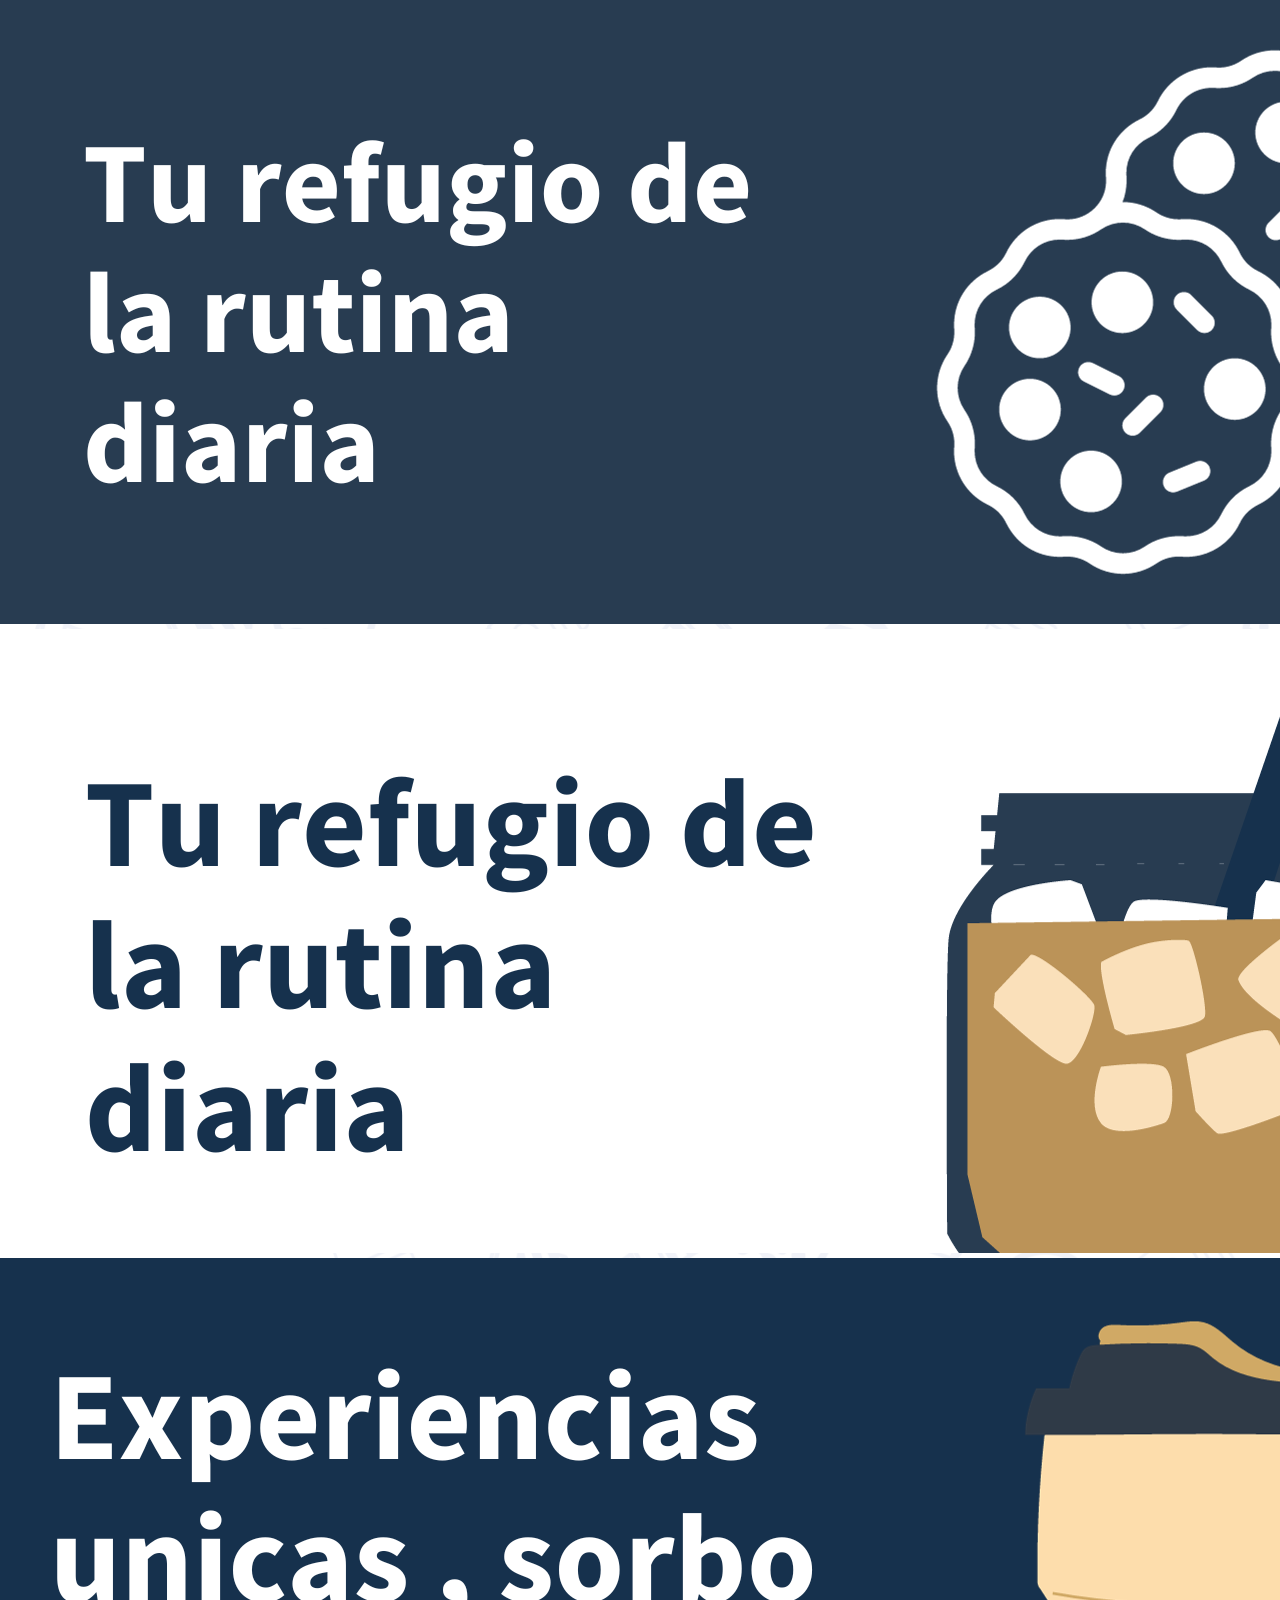
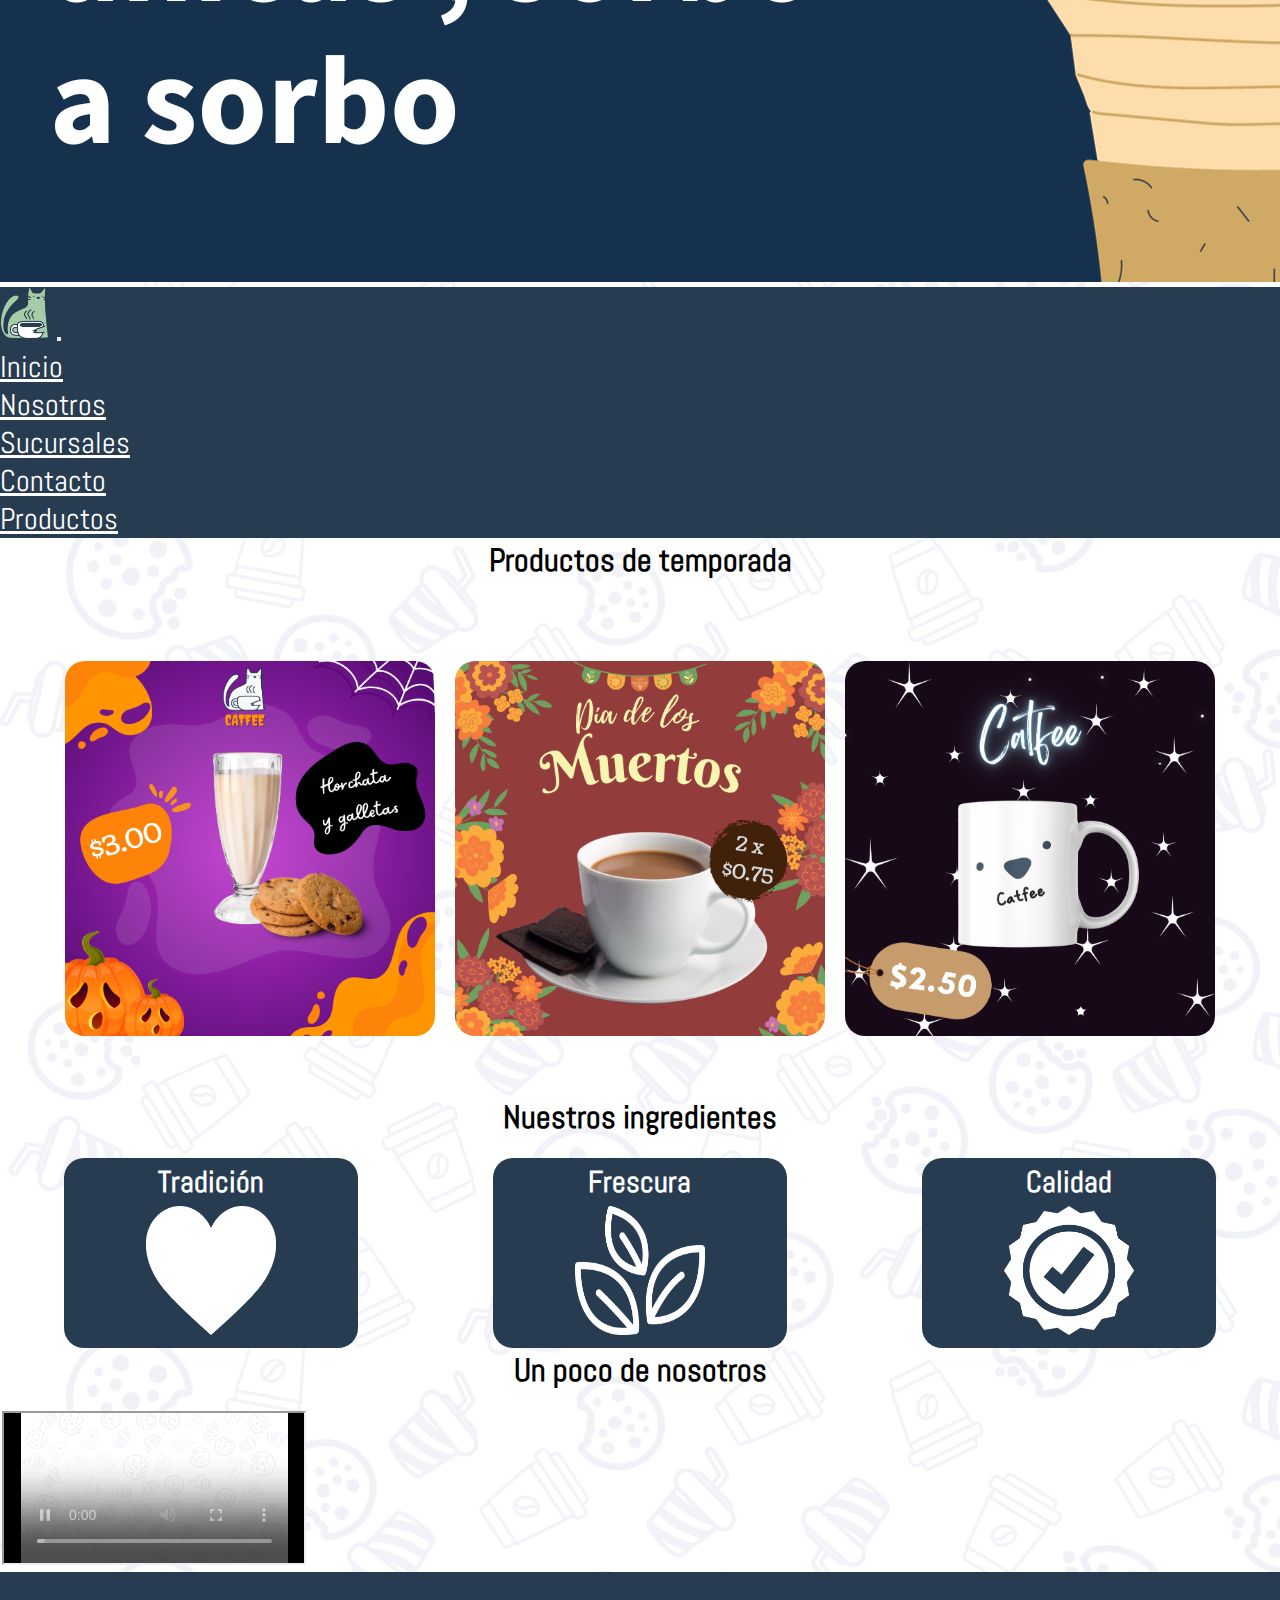
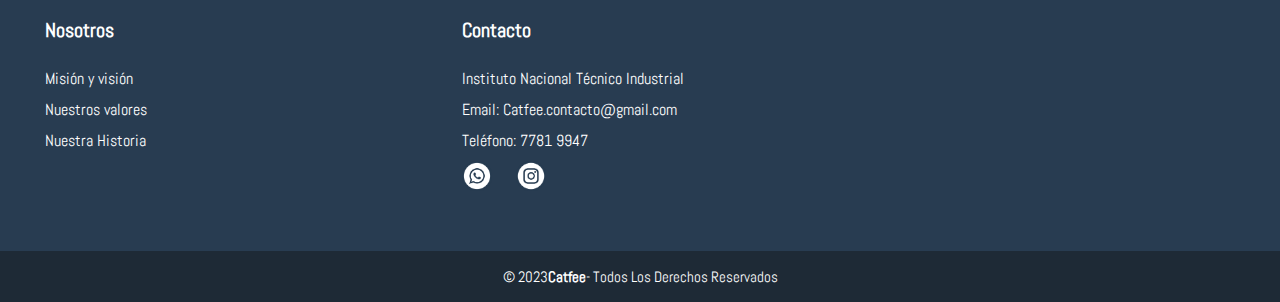
<file: index.html>
<!DOCTYPE html>
<html lang="en">
  <head>
    <meta charset="UTF-8" />
    <meta name="viewport" content="width=device-width, initial-scale=1.0" />
    <title>Catfee</title>
    <link rel="stylesheet" href="CSS/style.css" />
    <link
      href="https://cdn.jsdelivr.net/npm/bootstrap@5.0.2/dist/css/bootstrap.min.css"
      rel="stylesheet"
      integrity="sha384-EVSTQN3/azprG1Anm3QDgpJLIm9Nao0Yz1ztcQTwFspd3yD65VohhpuuCOmLASjC"
      crossorigin="anonymous"
    />
    <link rel="preconnect" href="https://fonts.googleapis.com" />
    <link rel="preconnect" href="https://fonts.gstatic.com" crossorigin />
    <link
      href="https://fonts.googleapis.com/css2?family=Abel&display=swap"
      rel="stylesheet"
    />
  </head>
  <body>
    <header>
      <div
        id="carouselExampleSlidesOnly"
        class="carousel slide"
        data-bs-ride="carousel"
      >
        <div class="carousel-inner">
          <div class="carousel-item active">
            <img src="/CSS/1.png" class="d-block w-100" alt="img 1" />
          </div>
          <div class="carousel-item">
            <img src="/CSS/2.png" class="d-block w-100" alt="img 2" />
          </div>
          <div class="carousel-item">
            <img src="/CSS/3.png" class="d-block w-100" alt="img 3" />
          </div>
        </div>
      </div>
    </header>
    <!-- barra de menu arreglada -->
   <nav class="navbar navbar-expand-lg navbar-dark">
      <div class="container-fluid">
        <a class="navbar-brand" href="index.html"
          ><img src="/img/catfee1.png" alt="img1"
        /></a>
        <button
          class="navbar-toggler"
          type="button"
          data-bs-toggle="collapse"
          data-bs-target="#navbarSupportedContent"
          aria-controls="navbarSupportedContent"
          aria-expanded="false"
          aria-label="Toggle navigation"
        >
          <span class="navbar-toggler-icon"></span>
        </button>
        <div class="collapse navbar-collapse" id="navbarSupportedContent">
          <ul class="navbar-nav me-auto mb-2 mb-lg-0">
            <li class="nav-item">
              <a class="nav-link active" aria-current="page" href="index.html"
                >Inicio</a
              >
            </li>
            <li class="nav-item">
              <a class="nav-link" href="nosotros.html">Nosotros</a>
            </li>
            <li class="nav-item">
              <a class="nav-link" href="sucursales.html">Sucursales</a>
            </li>
            <li class="nav-item">
              <a class="nav-link" href="contactos.html">Contacto</a>
            </li>
            <li class="nav-item">
              <a class="nav-link" href="bebidas.html">Productos</a>
            </li>
          </ul>
        </div>
      </div>
    </nav>
    <!-- cajas de division principal -->
    <section class="caja1">
      <!-- titulo -->
      <div class="titulos1">
        <p>Productos de temporada</p>
      </div>
      <!-- caja de imagenes -->
      <section class="caja-promociones">
        <figure class="caja-imagenes">
          <img src="/img/Promociones/promo_hor.png" class="caja-img" />
        </figure>
        <figure class="caja-imagenes">
          <img src="/img/Promociones/dia_muer.png" class="caja-img" />
        </figure>
        <figure class="caja-imagenes">
          <img src="/img/Promociones/taza.png" class="caja-img" />
        </figure>
      </section>
      <!-- titulo 2 -->
      <div class="titulos1">
        <p>Nuestros ingredientes</p>
      </div>
      <!-- caja de ingredientes areglada -->
      <div class="caja_ingredientes">
        <div class="Ingredientes">
          <h2>Tradición</h2>
          <img src="/img/corazon.png" alt="img 1" />
        </div>
        <div class="Ingredientes">
          <h2>Frescura</h2>
          <img src="/img/hoja.png" alt="img 2" />
        </div>
        <div class="Ingredientes">
          <h2>Calidad</h2>
          <img src="/img/calidad.png" alt="img 3" />
        </div>
      </div>
      <!-- segunda caja -->
      <section class="caja1">
        <!-- titulo 3 -->
        <div class="titulos1">
          <p>Un poco de nosotros</p>
        </div>
        <!-- video -->
        <div class="ratio ratio-16x9">
          <iframe src="/img/catfee.mp4" title="video" allowfullscreen></iframe>
        </div>
      </section>
    </section>
    <!-- footer -->
    <footer class="pie-pagina">
      <div class="grupo1">
        <div class="box">
          <h2>
            <a href="nosotros.html">Nosotros</a>
          </h2>
          <p>Misión y visión</p>
          <p>Nuestros valores</p>
          <p>Nuestra Historia</p>
        </div>
        <div class="box">
          <h2>
            <a href="contactos.html">Contacto</a>
          </h2>
          <p>Instituto Nacional Técnico Industrial</p>
          <p>Email: Catfee.contacto@gmail.com</p>
          <p>Teléfono: 7781 9947</p>
          <div class="red-social">
            <a href="https://api.whatsapp.com/send?phone=+50377819947"
              ><img src="/img/whasa.png" alt="wasa"
            /></a>
            <a href="https://instagram.com/catfee_sv?igshid=NTc4MTIwNjQ2YQ=="
              ><img src="/img/insta.png" alt="insta"
            /></a>
          </div>
        </div>
      </div>
      <div class="grupo2">
        <small>&copy; 2023<b>Catfee</b>- Todos Los Derechos Reservados</small>
      </div>
    </footer>
    <script
      src="https://cdn.jsdelivr.net/npm/bootstrap@5.0.2/dist/js/bootstrap.bundle.min.js"
      integrity="sha384-MrcW6ZMFYlzcLA8Nl+NtUVF0sA7MsXsP1UyJoMp4YLEuNSfAP+JcXn/tWtIaxVXM"
      crossorigin="anonymous"
    ></script>
    <script
      src="https://cdn.jsdelivr.net/npm/@popperjs/core@2.9.2/dist/umd/popper.min.js"
      integrity="sha384-IQsoLXl5PILFhosVNubq5LC7Qb9DXgDA9i+tQ8Zj3iwWAwPtgFTxbJ8NT4GN1R8p"
      crossorigin="anonymous"
    ></script>
    <script
      src="https://cdn.jsdelivr.net/npm/bootstrap@5.0.2/dist/js/bootstrap.min.js"
      integrity="sha384-cVKIPhGWiC2Al4u+LWgxfKTRIcfu0JTxR+EQDz/bgldoEyl4H0zUF0QKbrJ0EcQF"
      crossorigin="anonymous"
    ></script>
  </body>
</html>
</file>
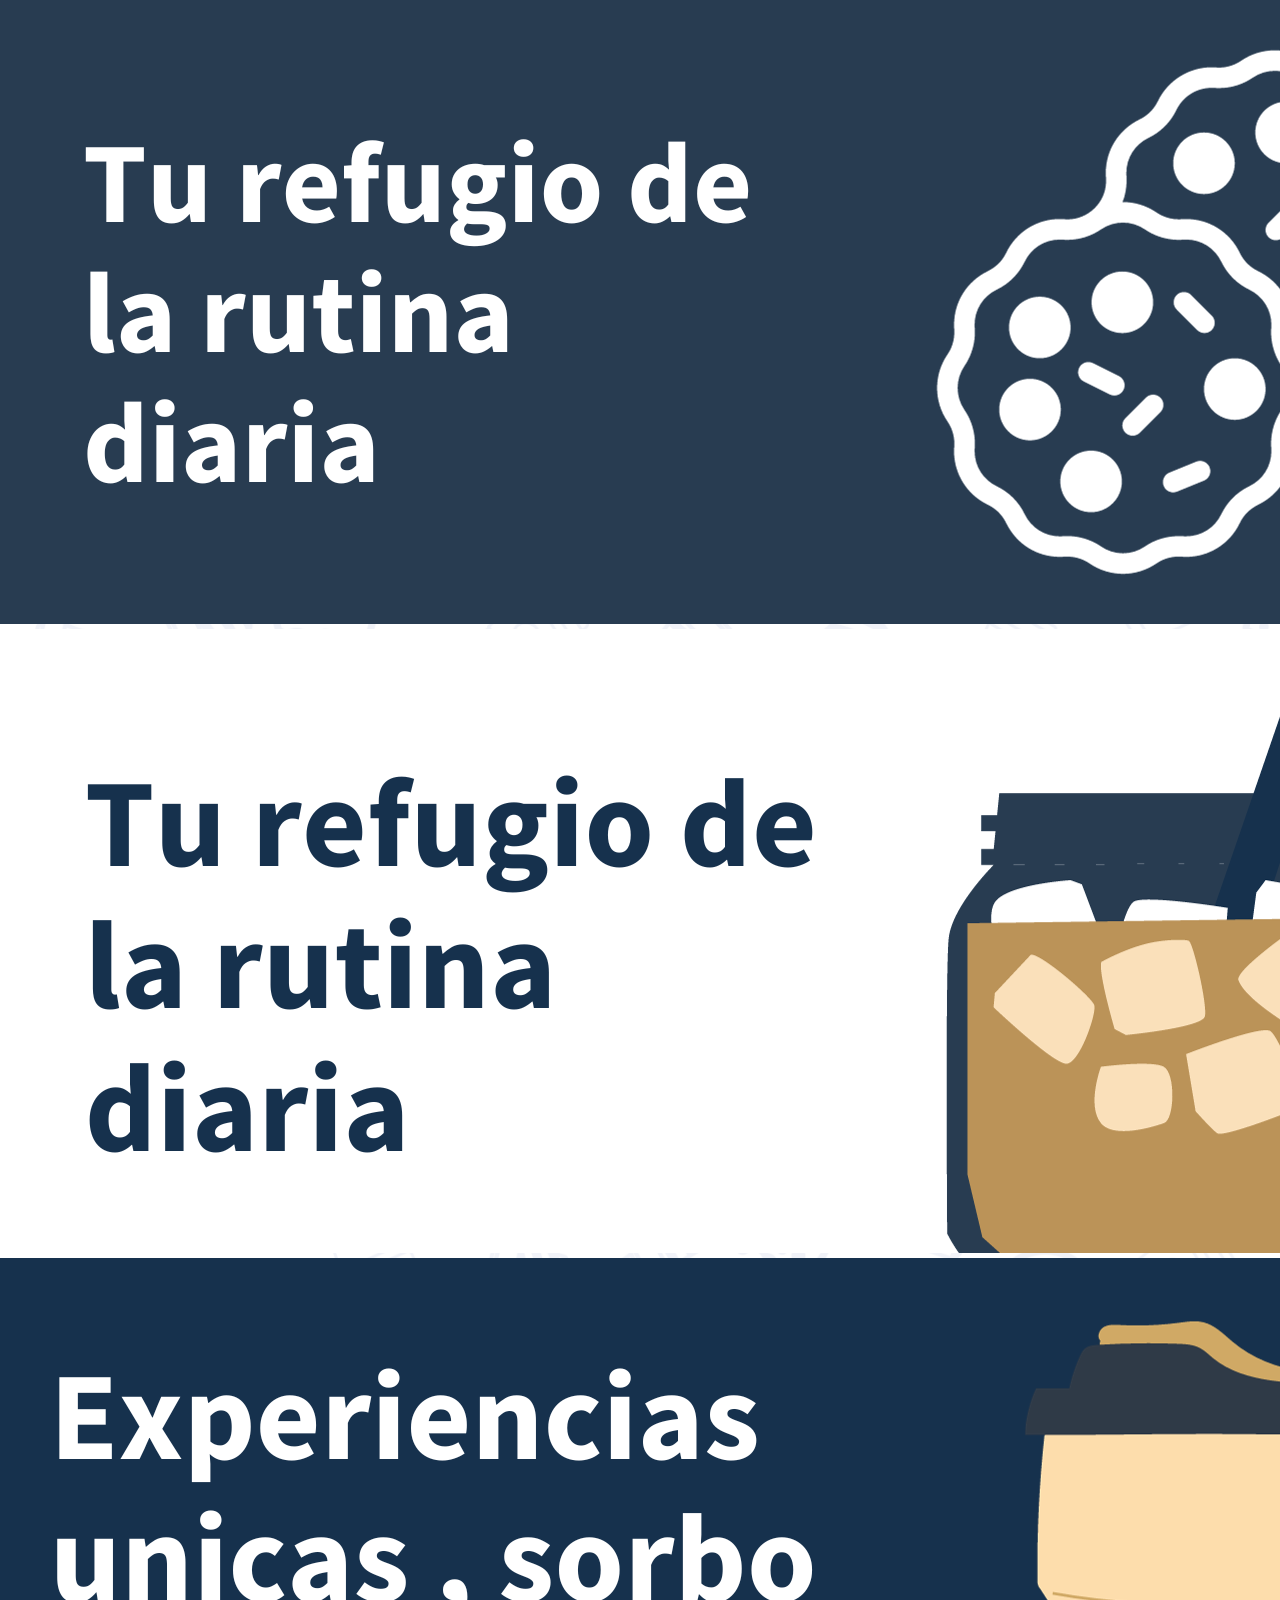
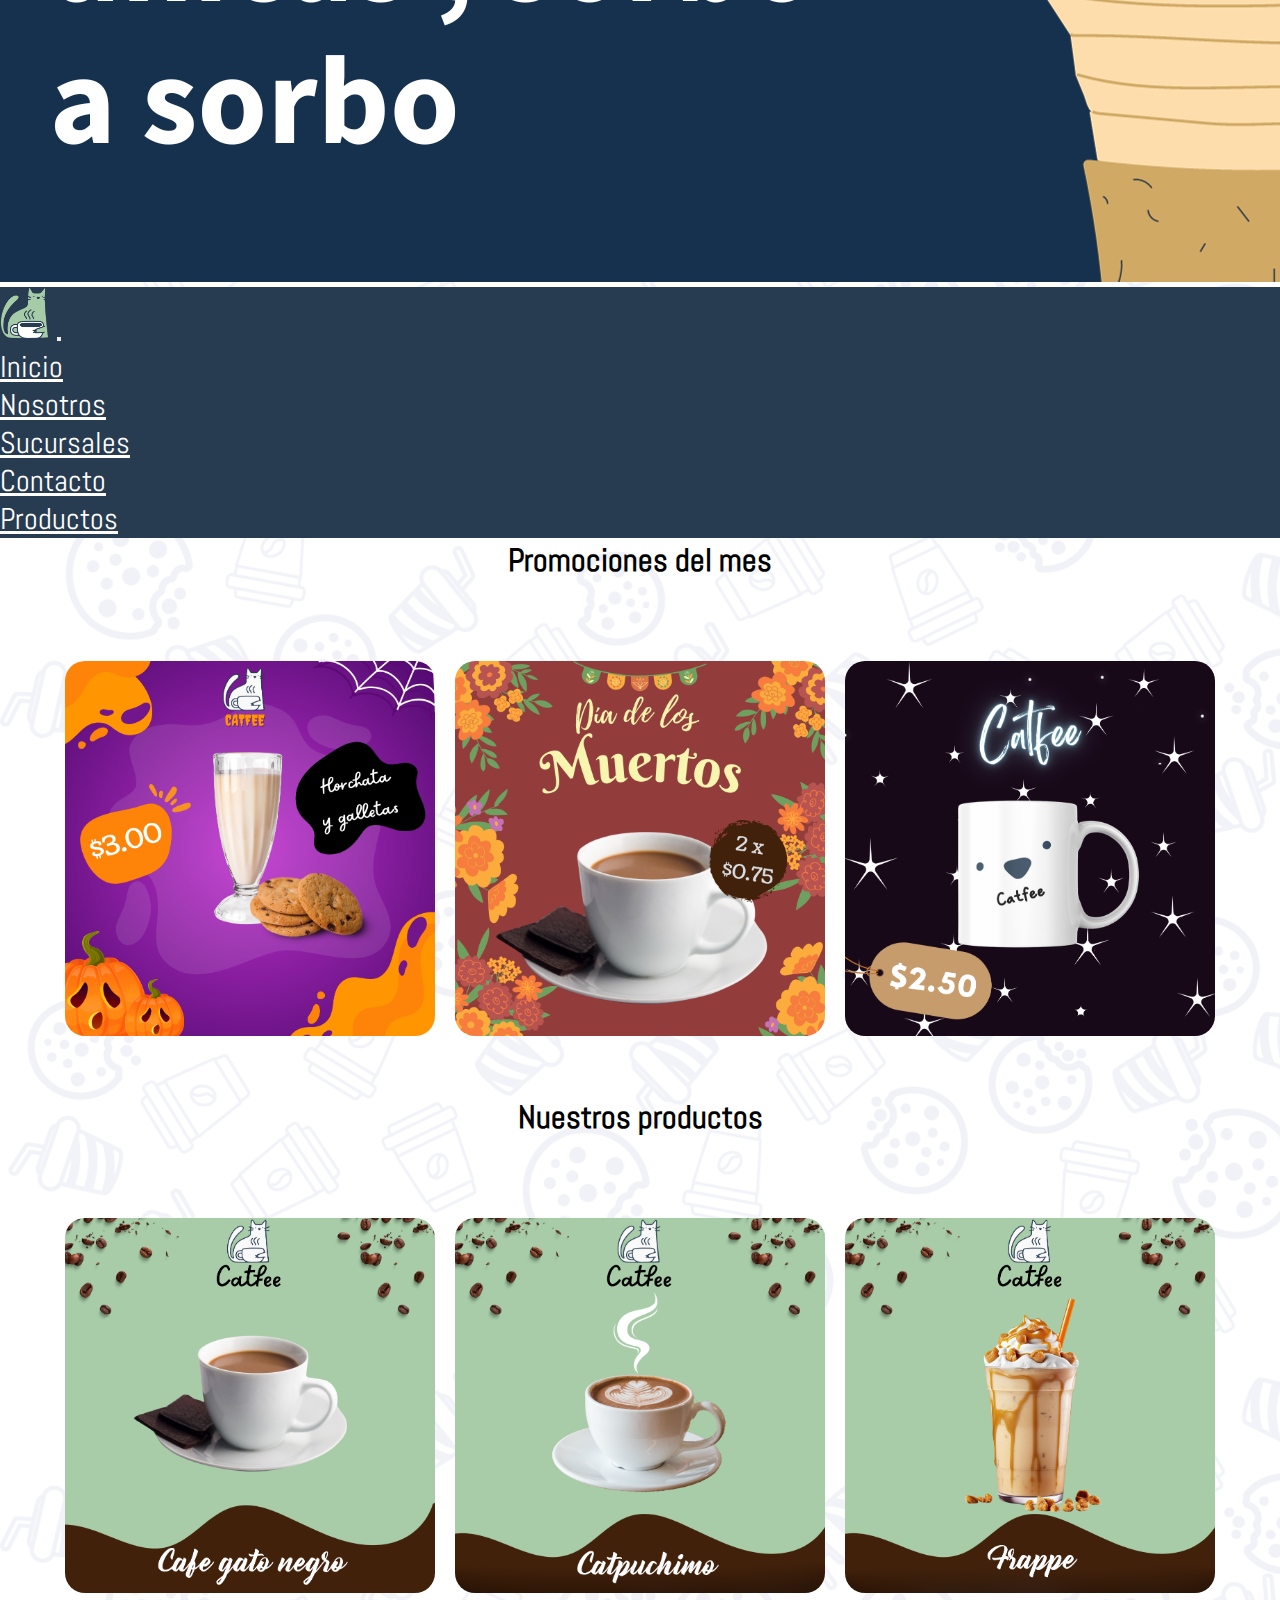
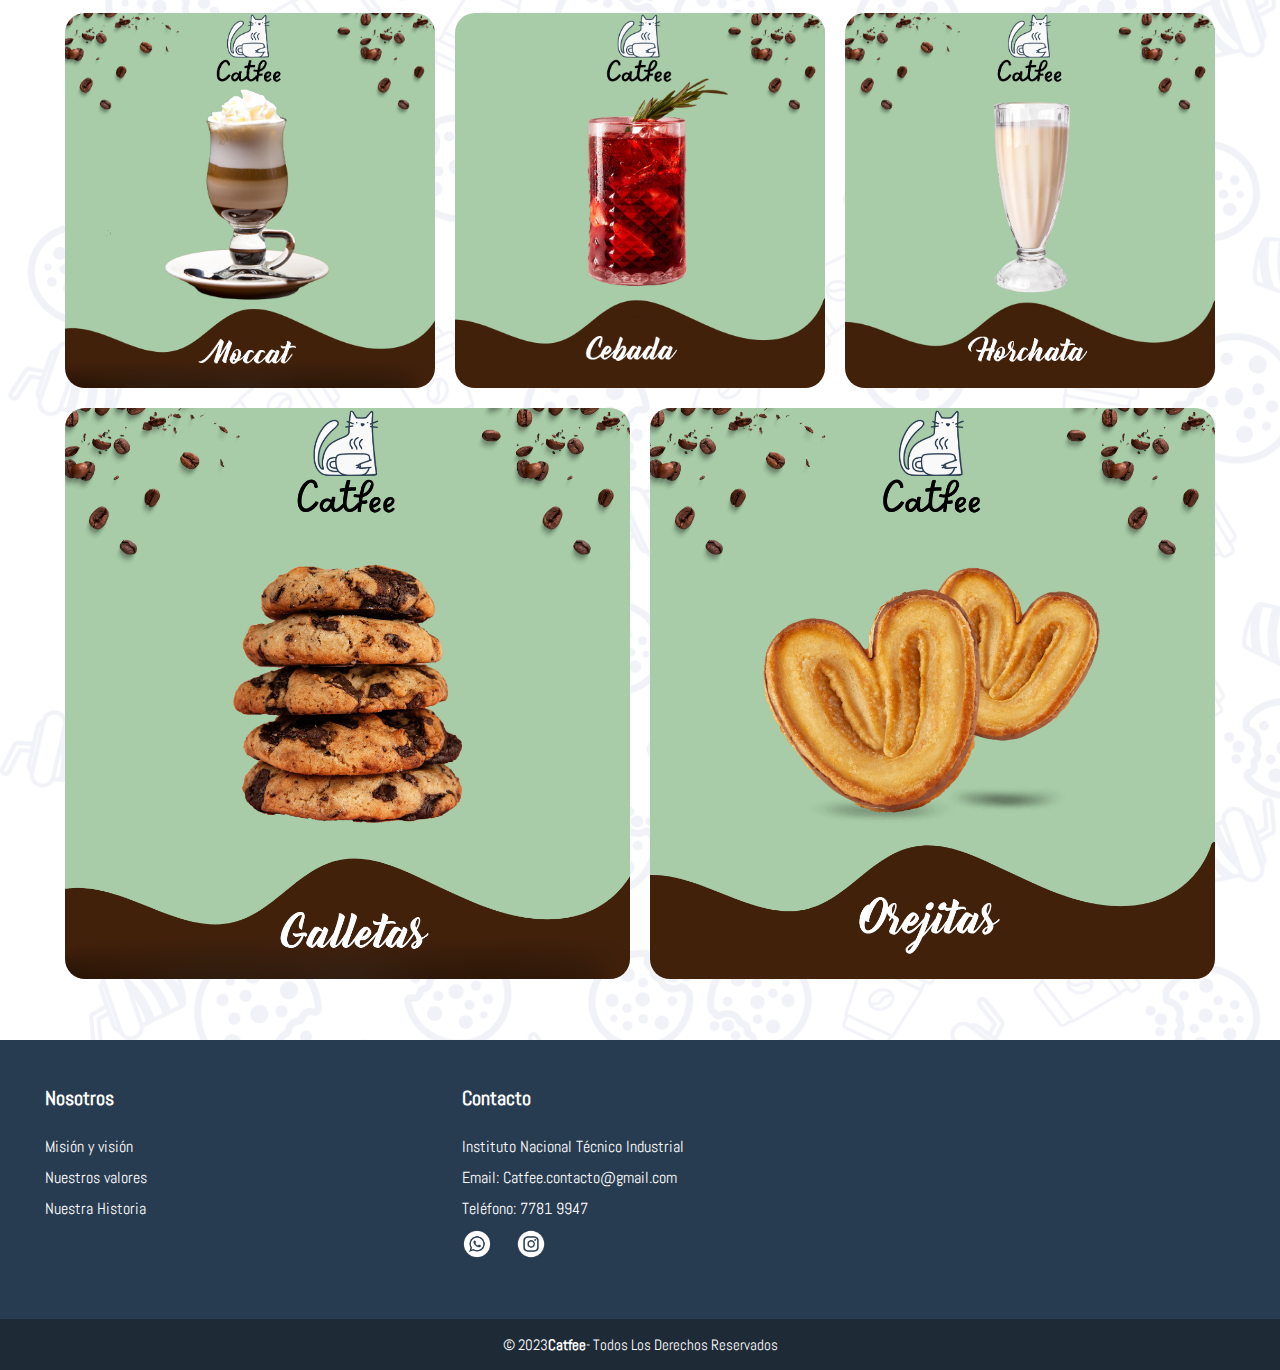
<file: bebidas.html>
<!DOCTYPE html>
<html lang="en">
  <head>
    <meta charset="UTF-8" />
    <meta name="viewport" content="width=device-width, initial-scale=1.0" />
    <title>Procuctos</title>
    <link rel="stylesheet" href="CSS/style.css" />
    <link
      href="https://cdn.jsdelivr.net/npm/bootstrap@5.0.2/dist/css/bootstrap.min.css"
      rel="stylesheet"
      integrity="sha384-EVSTQN3/azprG1Anm3QDgpJLIm9Nao0Yz1ztcQTwFspd3yD65VohhpuuCOmLASjC"
      crossorigin="anonymous"
    />
    <link rel="preconnect" href="https://fonts.googleapis.com" />
    <link rel="preconnect" href="https://fonts.gstatic.com" crossorigin />
    <link
      href="https://fonts.googleapis.com/css2?family=Abel&display=swap"
      rel="stylesheet"
    />
  </head>
  <body>
    <header>
      <div
        id="carouselExampleSlidesOnly"
        class="carousel slide"
        data-bs-ride="carousel"
      >
        <div class="carousel-inner">
          <div class="carousel-item active">
            <img src="/CSS/1.png" class="d-block w-100" alt="img 1" />
          </div>
          <div class="carousel-item">
            <img src="/CSS/2.png" class="d-block w-100" alt="img 2" />
          </div>
          <div class="carousel-item">
            <img src="/CSS/3.png" class="d-block w-100" alt="img 3" />
          </div>
        </div>
      </div>
    </header>
    <nav class="navbar navbar-expand-lg navbar-dark">
      <div class="container-fluid">
        <a class="navbar-brand" href="index.html"
          ><img src="/img/catfee1.png" alt="img1"
        /></a>
        <button
          class="navbar-toggler"
          type="button"
          data-bs-toggle="collapse"
          data-bs-target="#navbarSupportedContent"
          aria-controls="navbarSupportedContent"
          aria-expanded="false"
          aria-label="Toggle navigation"
        >
          <span class="navbar-toggler-icon"></span>
        </button>
        <div class="collapse navbar-collapse" id="navbarSupportedContent">
          <ul class="navbar-nav me-auto mb-2 mb-lg-0">
            <li class="nav-item">
              <a class="nav-link active" aria-current="page" href="index.html"
                >Inicio</a
              >
            </li>
            <li class="nav-item">
              <a class="nav-link" href="nosotros.html">Nosotros</a>
            </li>
            <li class="nav-item">
              <a class="nav-link" href="sucursales.html">Sucursales</a>
            </li>
            <li class="nav-item">
              <a class="nav-link" href="contactos.html">Contacto</a>
            </li>
            <li class="nav-item">
              <a class="nav-link" href="bebidas.html">Productos</a>
            </li>
          </ul>
        </div>
      </div>
    </nav>
    <!-- caja primcipal -->
    <section class="caja1">
      <!-- titulo 1 -->
      <div class="titulos1">
        <p>Promociones del mes</p>
      </div>
      <!-- imagenes -->
      <section class="caja-promociones">
        <figure class="caja-imagenes">
          <img src="/img/Promociones/promo_hor.png" class="caja-img" />
        </figure>
        <figure class="caja-imagenes">
          <img src="/img/Promociones/dia_muer.png" class="caja-img" />
        </figure>
        <figure class="caja-imagenes">
          <img src="/img/Promociones/taza.png" class="caja-img" />
        </figure>
      </section>
      <!-- tiuolo 2 -->
      <div class="titulos1">
        <p>Nuestros productos</p>
      </div>
      <!-- caja de imagenes de promocion -->
      <section class="caja-promociones">
        <figure class="caja-imagenes">
          <img src="/img/productos/cafe.png" class="caja-img" />
        </figure>
        <figure class="caja-imagenes">
          <img src="/img/productos/capuchino.png" class="caja-img" />
        </figure>
        <figure class="caja-imagenes">
          <img src="/img/productos/frape.png" class="caja-img" />
        </figure>
        <figure class="caja-imagenes">
          <img src="/img/productos/moca.png" class="caja-img" />
        </figure>
        <figure class="caja-imagenes">
          <img src="/img/productos/cebada.png" class="caja-img" />
        </figure>
        <figure class="caja-imagenes">
          <img src="/img/productos/horchata.png" class="caja-img" />
        </figure>
        <figure class="caja-imagenes">
          <img src="/img/productos/galletas.png" class="caja-img" />
        </figure>
        <figure class="caja-imagenes">
          <img src="/img/productos/oreja.png" class="caja-img" />
        </figure>
      </section>
    </section>
    <footer class="pie-pagina">
      <div class="grupo1">
        <div class="box">
          <h2>
            <a href="nosotros.html">Nosotros</a>
          </h2>
          <p>Misión y visión</p>
          <p>Nuestros valores</p>
          <p>Nuestra Historia</p>
        </div>
        <div class="box">
          <h2>
            <a href="contactos.html">Contacto</a>
          </h2>
          <p>Instituto Nacional Técnico Industrial</p>
          <p>Email: Catfee.contacto@gmail.com</p>
          <p>Teléfono: 7781 9947</p>
          <div class="red-social">
            <a href="https://api.whatsapp.com/send?phone=+50377819947"
              ><img src="/img/whasa.png" alt="wasa"
            /></a>
            <a href="https://instagram.com/catfee_sv?igshid=NTc4MTIwNjQ2YQ=="
              ><img src="/img/insta.png" alt="insta"
            /></a>
          </div>
        </div>
      </div>
      <div class="grupo2">
        <small>&copy; 2023<b>Catfee</b>- Todos Los Derechos Reservados</small>
      </div>
    </footer>
    <script
      src="https://cdn.jsdelivr.net/npm/bootstrap@5.0.2/dist/js/bootstrap.bundle.min.js"
      integrity="sha384-MrcW6ZMFYlzcLA8Nl+NtUVF0sA7MsXsP1UyJoMp4YLEuNSfAP+JcXn/tWtIaxVXM"
      crossorigin="anonymous"
    ></script>
    <script
      src="https://cdn.jsdelivr.net/npm/@popperjs/core@2.9.2/dist/umd/popper.min.js"
      integrity="sha384-IQsoLXl5PILFhosVNubq5LC7Qb9DXgDA9i+tQ8Zj3iwWAwPtgFTxbJ8NT4GN1R8p"
      crossorigin="anonymous"
    ></script>
    <script
      src="https://cdn.jsdelivr.net/npm/bootstrap@5.0.2/dist/js/bootstrap.min.js"
      integrity="sha384-cVKIPhGWiC2Al4u+LWgxfKTRIcfu0JTxR+EQDz/bgldoEyl4H0zUF0QKbrJ0EcQF"
      crossorigin="anonymous"
    ></script>
  </body>
</html>
</file>
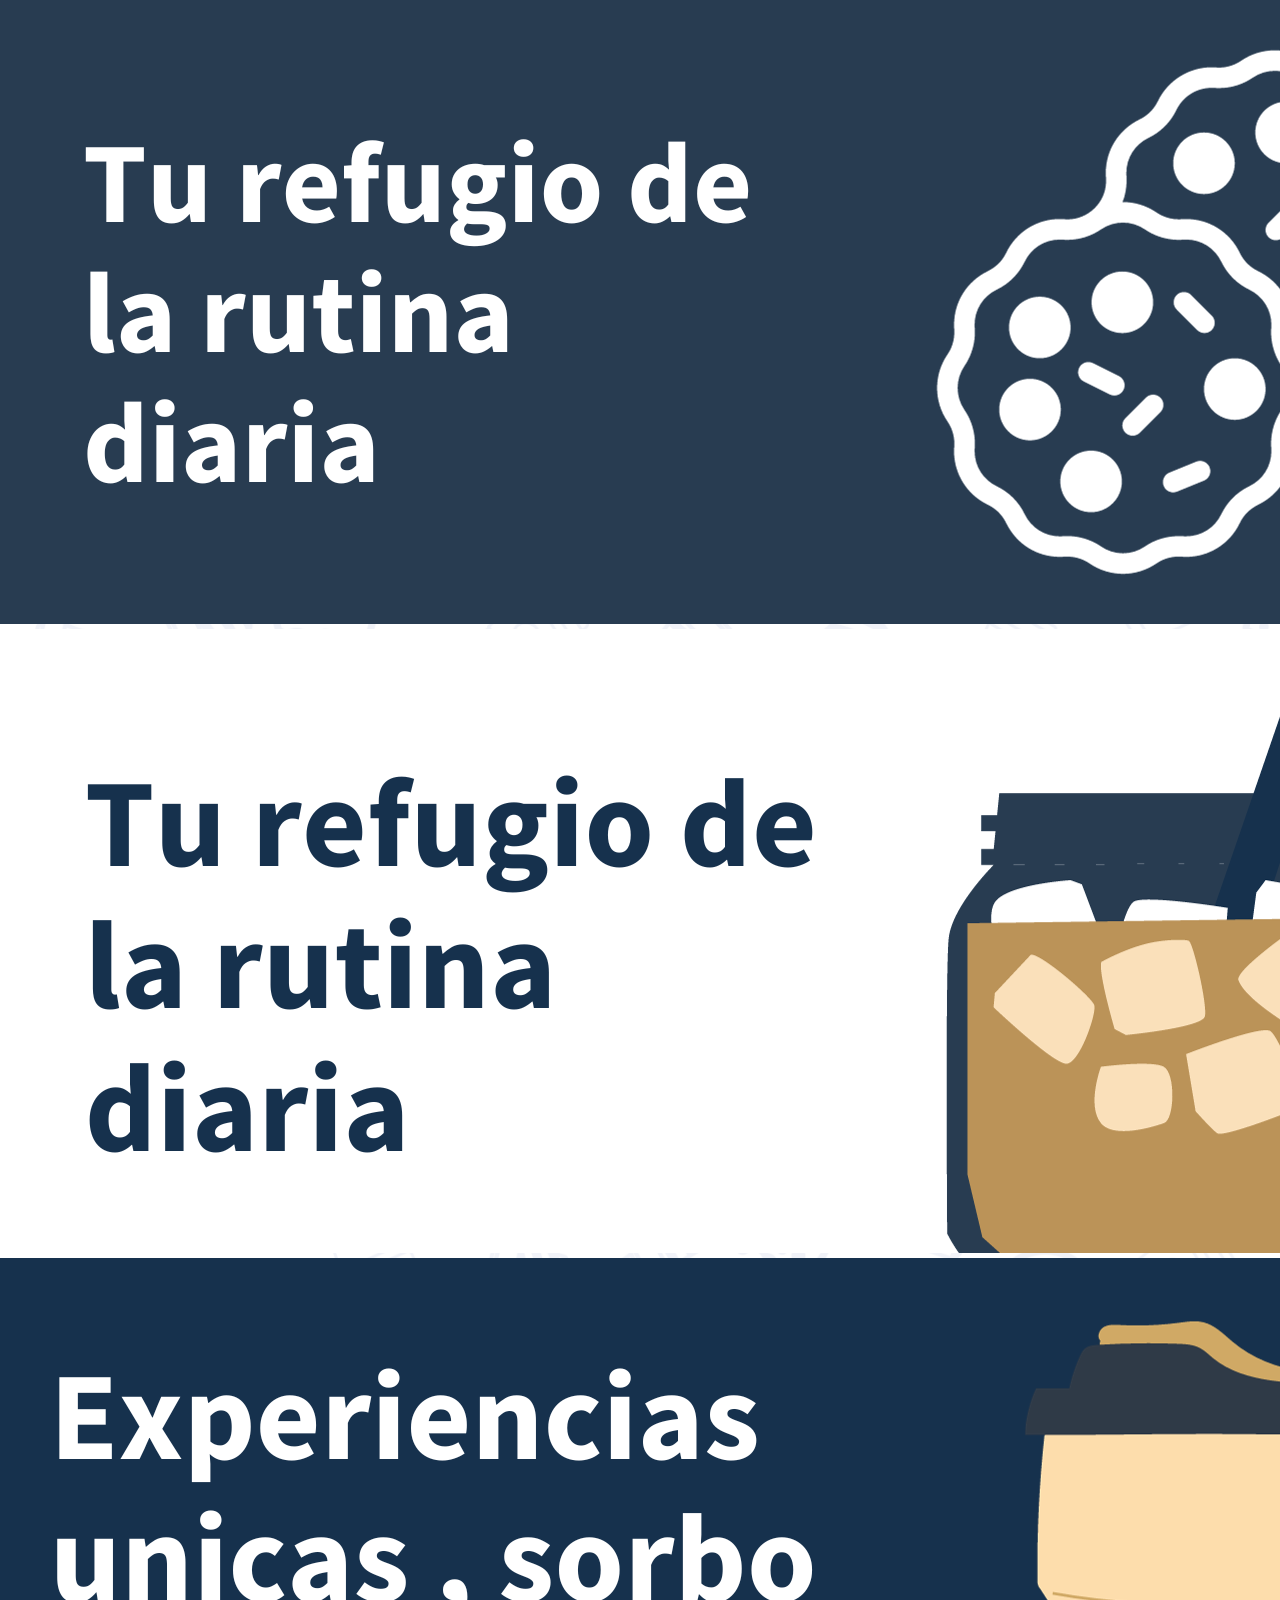
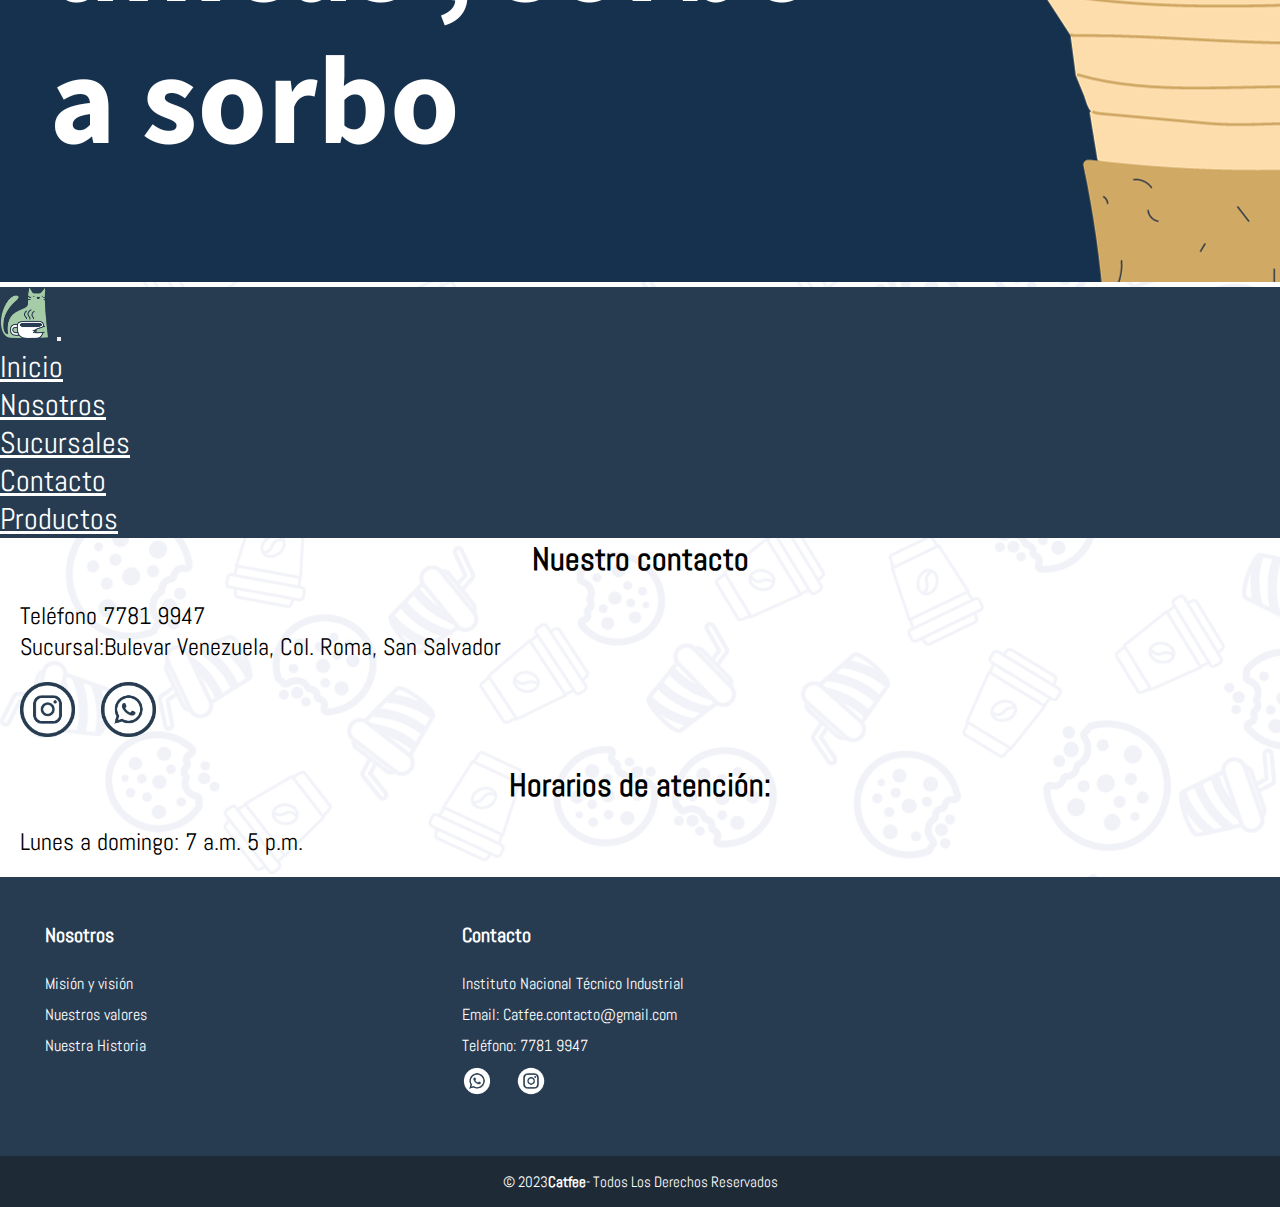
<file: contactos.html>
<!DOCTYPE html>
<html lang="en">
  <head>
    <meta charset="UTF-8" />
    <meta name="viewport" content="width=device-width, initial-scale=1.0" />
    <title>Contacto</title>
    <link rel="stylesheet" href="CSS/style.css" />
    <link
      href="https://cdn.jsdelivr.net/npm/bootstrap@5.0.2/dist/css/bootstrap.min.css"
      rel="stylesheet"
      integrity="sha384-EVSTQN3/azprG1Anm3QDgpJLIm9Nao0Yz1ztcQTwFspd3yD65VohhpuuCOmLASjC"
      crossorigin="anonymous"
    />
    <link rel="preconnect" href="https://fonts.googleapis.com" />
    <link rel="preconnect" href="https://fonts.gstatic.com" crossorigin />
    <link
      href="https://fonts.googleapis.com/css2?family=Abel&display=swap"
      rel="stylesheet"
    />
  </head>
  <body>
    <header>
      <div
        id="carouselExampleSlidesOnly"
        class="carousel slide"
        data-bs-ride="carousel"
      >
        <div class="carousel-inner">
          <div class="carousel-item active">
            <img src="/CSS/1.png" class="d-block w-100" alt="img 1" />
          </div>
          <div class="carousel-item">
            <img src="/CSS/2.png" class="d-block w-100" alt="img 2" />
          </div>
          <div class="carousel-item">
            <img src="/CSS/3.png" class="d-block w-100" alt="img 3" />
          </div>
        </div>
      </div>
    </header>
   <nav class="navbar navbar-expand-lg navbar-dark">
      <div class="container-fluid">
        <a class="navbar-brand" href="index.html"
          ><img src="/img/catfee1.png" alt="img1"
        /></a>
        <button
          class="navbar-toggler"
          type="button"
          data-bs-toggle="collapse"
          data-bs-target="#navbarSupportedContent"
          aria-controls="navbarSupportedContent"
          aria-expanded="false"
          aria-label="Toggle navigation"
        >
          <span class="navbar-toggler-icon"></span>
        </button>
        <div class="collapse navbar-collapse" id="navbarSupportedContent">
          <ul class="navbar-nav me-auto mb-2 mb-lg-0">
            <li class="nav-item">
              <a class="nav-link active" aria-current="page" href="index.html"
                >Inicio</a
              >
            </li>
            <li class="nav-item">
              <a class="nav-link" href="nosotros.html">Nosotros</a>
            </li>
            <li class="nav-item">
              <a class="nav-link" href="sucursales.html">Sucursales</a>
            </li>
            <li class="nav-item">
              <a class="nav-link" href="contactos.html">Contacto</a>
            </li>
            <li class="nav-item">
              <a class="nav-link" href="bebidas.html">Productos</a>
            </li>
          </ul>
        </div>
      </div>
    </nav>
    <!-- titulo 1 -->
    <div class="titulos1">
      <p>Nuestro contacto</p>
    </div>
    <!-- caja de contactos -->
    <section class="contactos1">
      <p>Teléfono 7781 9947</p>
      <p>Sucursal:Bulevar Venezuela, Col. Roma, San Salvador</p>

      <div class="redes">
        <a
          href="https://instagram.com/catfee_sv?igshid=NTc4MTIwNjQ2YQ=="
          target="_blank"
          ><img src="/img/insta.png" alt="Instagram"
        /></a>
        <a
          href="https://api.whatsapp.com/send?phone=+50377819947"
          target="_blank"
          ><img src="/img/whasa.png" alt="whatsapp"
        /></a>
      </div>
    </section>
    <!-- Caja de hora -->
    <section class="horarios_contacto">
      <div class="titulos1">
        <p>Horarios de atención:</p>
      </div>
      <p>Lunes a domingo: 7 a.m. 5 p.m.</p>
    </section>
    <footer class="pie-pagina">
      <div class="grupo1">
        <div class="box">
          <h2>
            <a href="nosotros.html">Nosotros</a>
          </h2>
          <p>Misión y visión</p>
          <p>Nuestros valores</p>
          <p>Nuestra Historia</p>
        </div>
        <div class="box">
          <h2>
            <a href="contactos.html">Contacto</a>
          </h2>
          <p>Instituto Nacional Técnico Industrial</p>
          <p>Email: Catfee.contacto@gmail.com</p>
          <p>Teléfono: 7781 9947</p>
          <div class="red-social">
            <a href="https://api.whatsapp.com/send?phone=+50377819947"
              ><img src="/img/whasa.png" alt="wasa"
            /></a>
            <a href="https://instagram.com/catfee_sv?igshid=NTc4MTIwNjQ2YQ=="
              ><img src="/img/insta.png" alt="insta"
            /></a>
          </div>
        </div>
      </div>
      <div class="grupo2">
        <small>&copy; 2023<b>Catfee</b>- Todos Los Derechos Reservados</small>
      </div>
    </footer>
    <script
      src="https://cdn.jsdelivr.net/npm/bootstrap@5.0.2/dist/js/bootstrap.bundle.min.js"
      integrity="sha384-MrcW6ZMFYlzcLA8Nl+NtUVF0sA7MsXsP1UyJoMp4YLEuNSfAP+JcXn/tWtIaxVXM"
      crossorigin="anonymous"
    ></script>
    <script
      src="https://cdn.jsdelivr.net/npm/@popperjs/core@2.9.2/dist/umd/popper.min.js"
      integrity="sha384-IQsoLXl5PILFhosVNubq5LC7Qb9DXgDA9i+tQ8Zj3iwWAwPtgFTxbJ8NT4GN1R8p"
      crossorigin="anonymous"
    ></script>
    <script
      src="https://cdn.jsdelivr.net/npm/bootstrap@5.0.2/dist/js/bootstrap.min.js"
      integrity="sha384-cVKIPhGWiC2Al4u+LWgxfKTRIcfu0JTxR+EQDz/bgldoEyl4H0zUF0QKbrJ0EcQF"
      crossorigin="anonymous"
    ></script>
  </body>
</html>
</file>
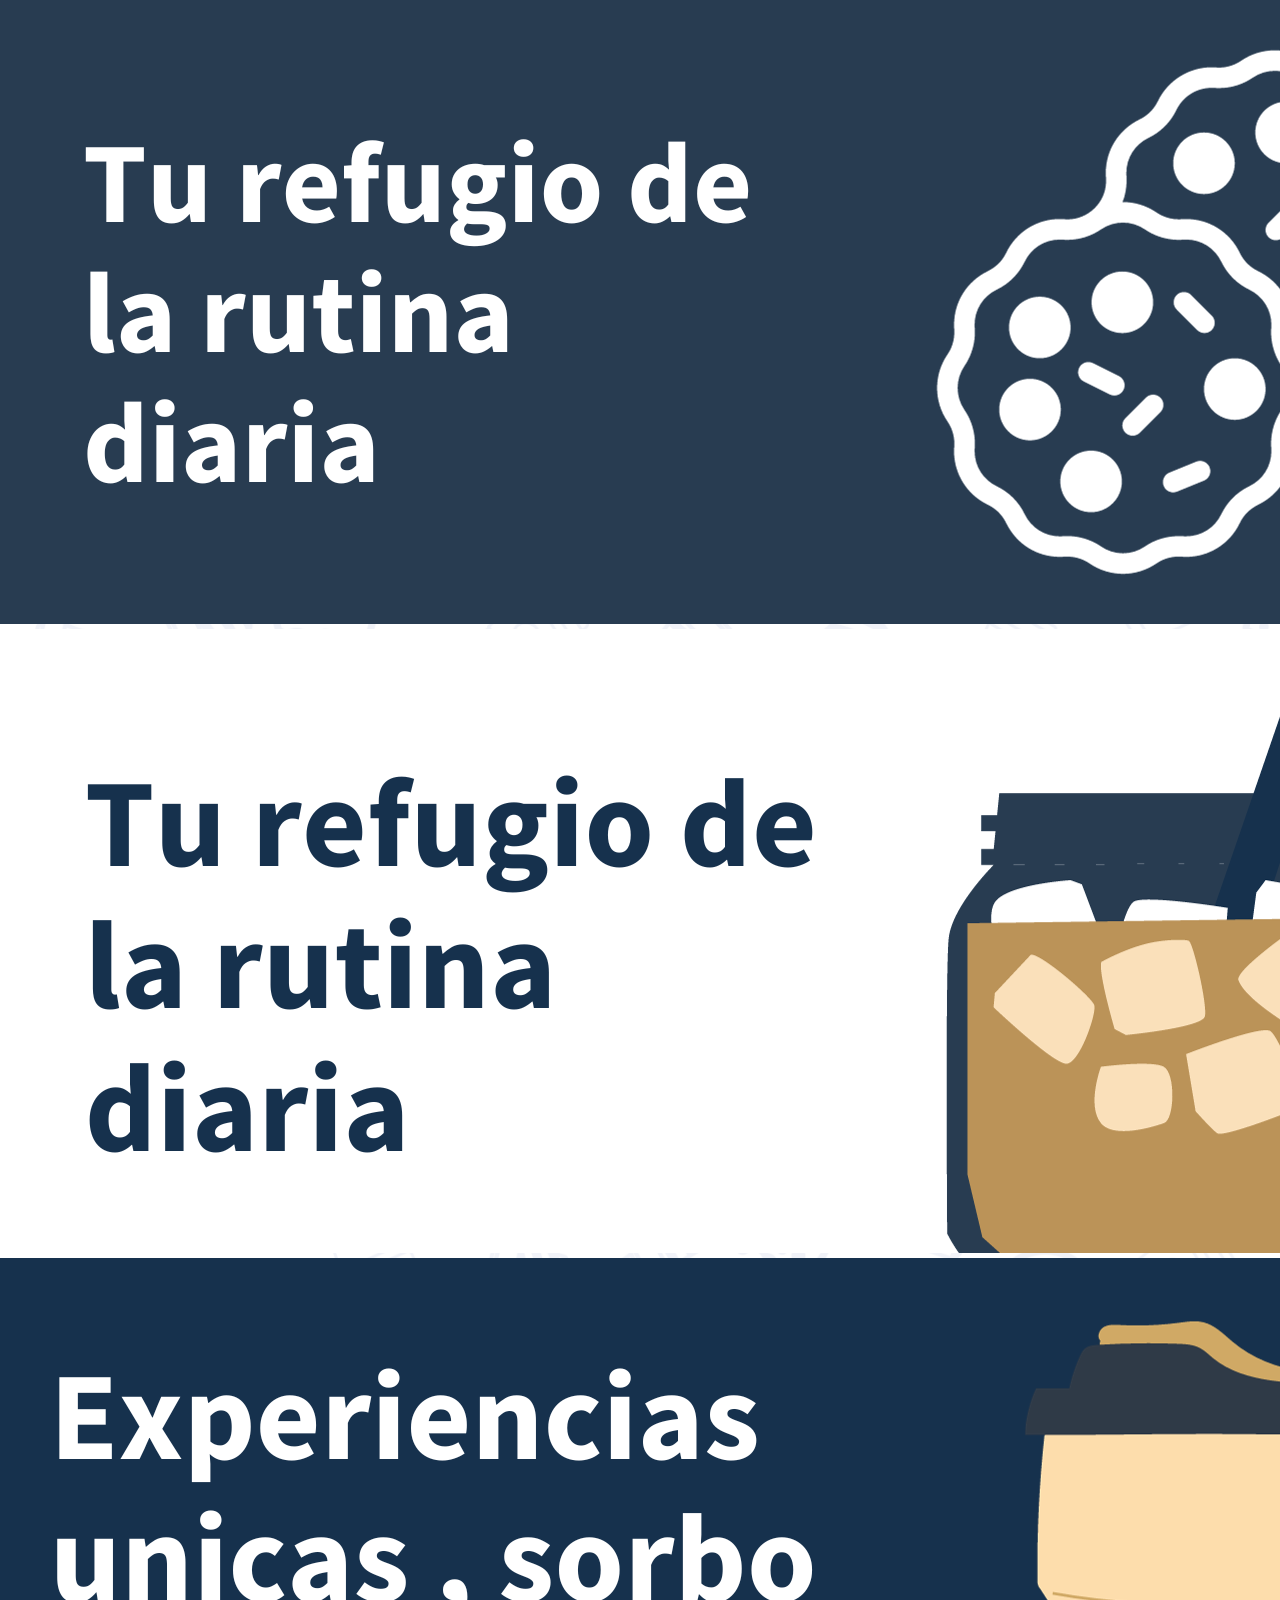
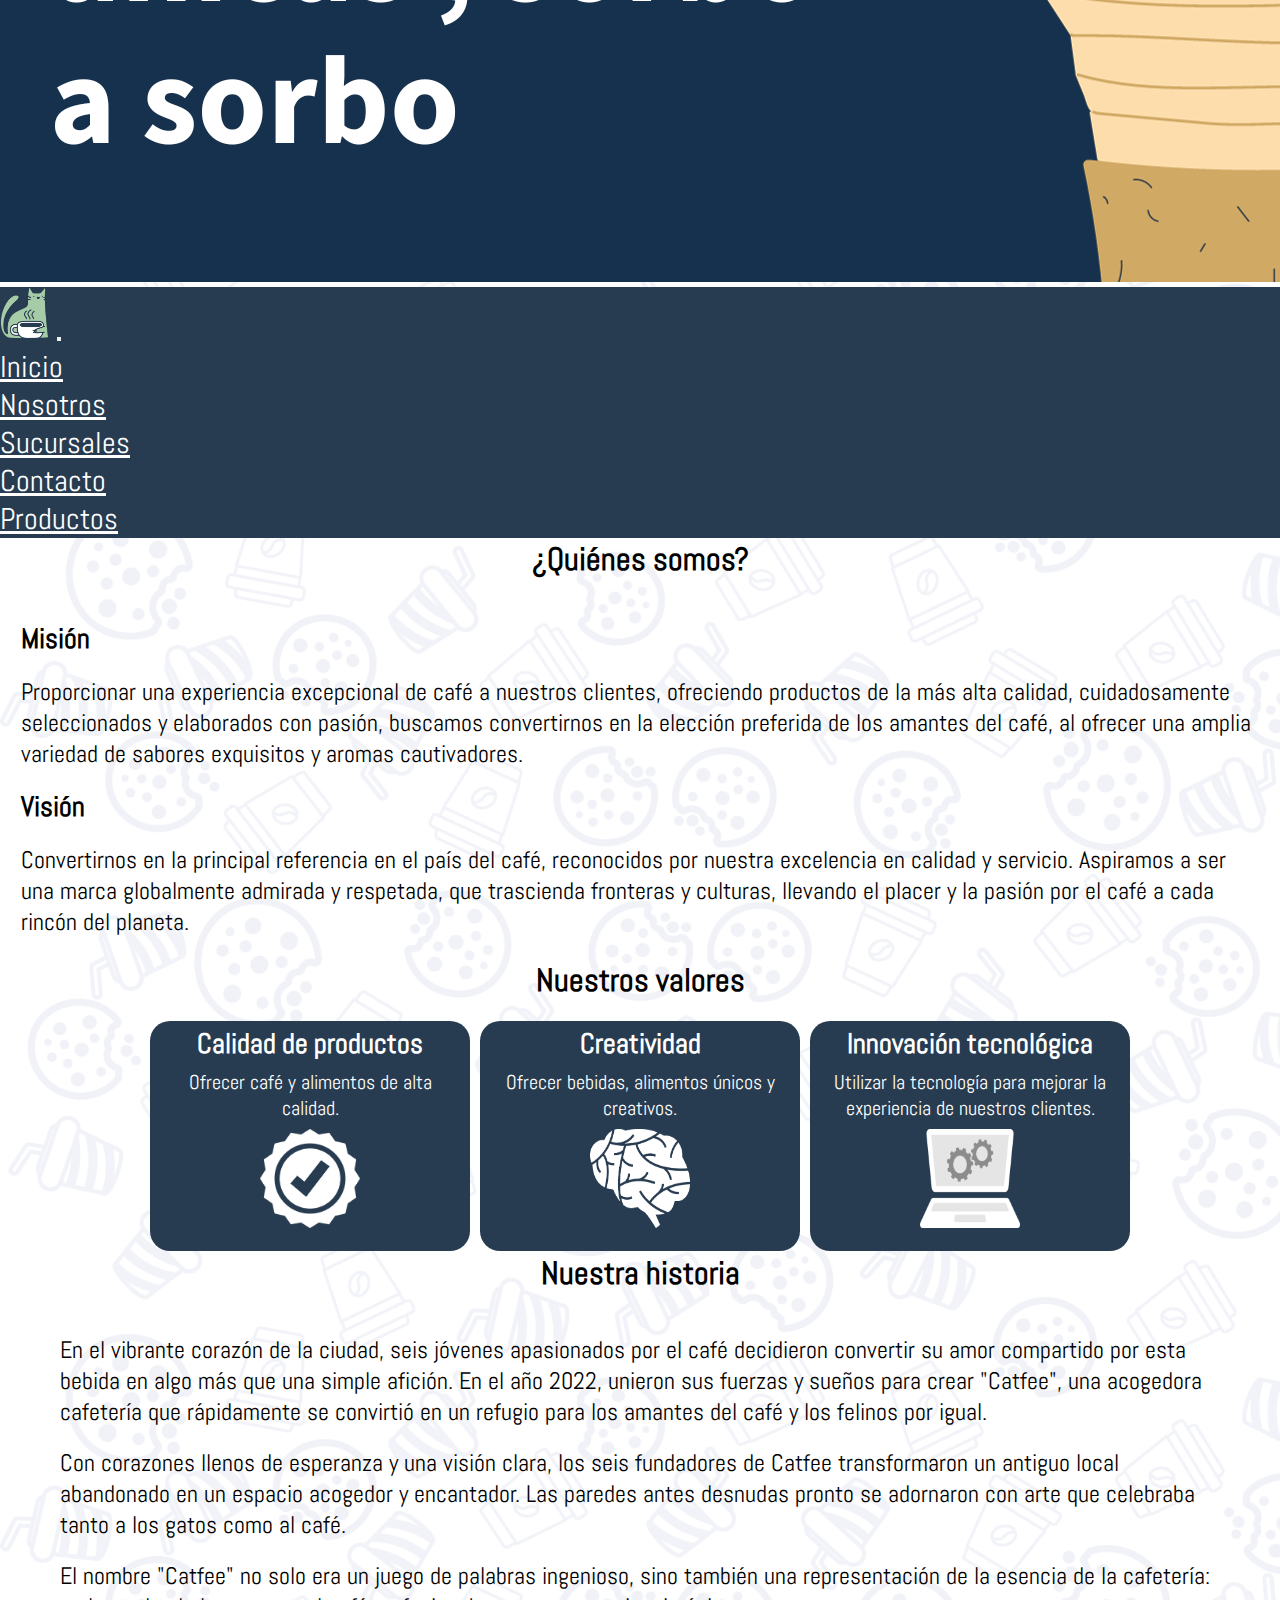
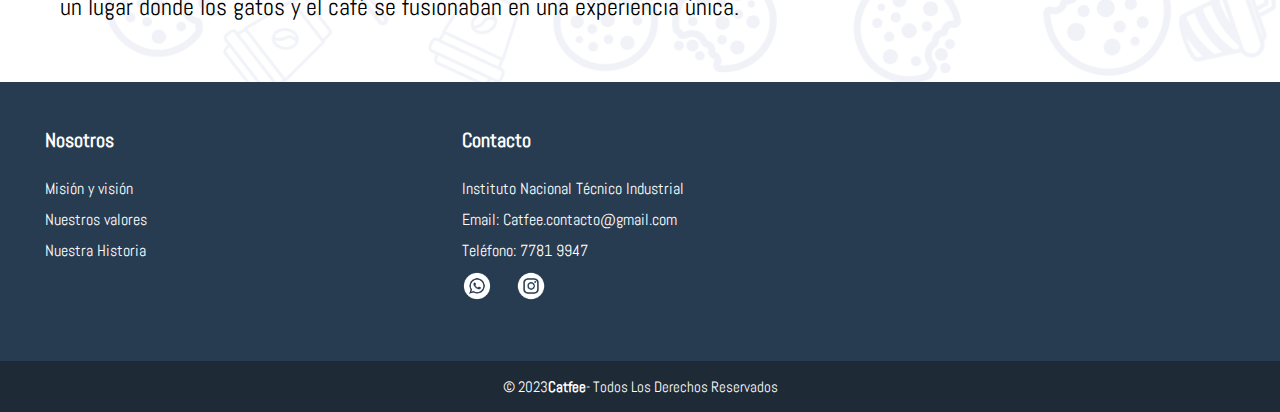
<file: nosotros.html>
<!DOCTYPE html>
<html lang="en">
<head> 
    <meta charset="UTF-8">
    <meta name="viewport" content="width=device-width, initial-scale=1.0">
    <title>Nosotros</title>
    <link rel="stylesheet" href="CSS/style.css">
    <link href="https://cdn.jsdelivr.net/npm/bootstrap@5.0.2/dist/css/bootstrap.min.css" rel="stylesheet" integrity="sha384-EVSTQN3/azprG1Anm3QDgpJLIm9Nao0Yz1ztcQTwFspd3yD65VohhpuuCOmLASjC" crossorigin="anonymous">
    <link rel="preconnect" href="https://fonts.googleapis.com">
    <link rel="preconnect" href="https://fonts.gstatic.com" crossorigin>
    <link href="https://fonts.googleapis.com/css2?family=Abel&display=swap" rel="stylesheet">

<body>
    <header>
        <div id="carouselExampleSlidesOnly" class="carousel slide" data-bs-ride="carousel">
            <div class="carousel-inner">
              <div class="carousel-item active">
                <img src="/CSS/1.png" class="d-block w-100" alt="img 1">
              </div>
              <div class="carousel-item">
                <img src="/CSS/2.png" class="d-block w-100" alt="img 2">
              </div>
              <div class="carousel-item">
                <img src="/CSS/3.png" class="d-block w-100" alt="img 3">
              </div>
            </div>
          </div>
    </header>
    <nav class="navbar navbar-expand-lg navbar-dark">
      <div class="container-fluid">
        <a class="navbar-brand" href="index.html"
          ><img src="/img/catfee1.png" alt="img1"
        /></a>
        <button
          class="navbar-toggler"
          type="button"
          data-bs-toggle="collapse"
          data-bs-target="#navbarSupportedContent"
          aria-controls="navbarSupportedContent"
          aria-expanded="false"
          aria-label="Toggle navigation"
        >
          <span class="navbar-toggler-icon"></span>
        </button>
        <div class="collapse navbar-collapse" id="navbarSupportedContent">
          <ul class="navbar-nav me-auto mb-2 mb-lg-0">
            <li class="nav-item">
              <a class="nav-link active" aria-current="page" href="index.html"
                >Inicio</a
              >
            </li>
            <li class="nav-item">
              <a class="nav-link" href="nosotros.html">Nosotros</a>
            </li>
            <li class="nav-item">
              <a class="nav-link" href="sucursales.html">Sucursales</a>
            </li>
            <li class="nav-item">
              <a class="nav-link" href="contactos.html">Contacto</a>
            </li>
            <li class="nav-item">
              <a class="nav-link" href="bebidas.html">Productos</a>
            </li>
          </ul>
        </div>
      </div>
    </nav>
    <!-- titulo 1 -->
    <div class="titulos1">
        <p>
          ¿Quiénes somos?
        </p>
    </div>
    <!-- caja principal -->
    <section class="caja1">
        <!-- caja de mision -->
        <div class="mision_vision">
            <h2>
              Misión
            </h2>
            <p>
              Proporcionar una experiencia excepcional de café a nuestros clientes, ofreciendo productos de la más alta calidad, 
              cuidadosamente seleccionados y elaborados con pasión, buscamos convertirnos en la elección preferida de los amantes del 
              café, al ofrecer una amplia variedad de sabores exquisitos y aromas cautivadores.
            </p>
        </div>
        <!-- caja de vision -->
        <div class="mision_vision">
            <h2>
              Visión
            </h2>
            <p>
              Convertirnos en la principal referencia en el país del café, reconocidos por nuestra excelencia en calidad y servicio. 
              Aspiramos a ser una marca globalmente admirada y respetada, que trascienda fronteras y culturas, llevando el placer y 
              la pasión por el café a cada rincón del planeta.
            </p>
        </div>
    </section>
    <!-- caja secundaria -->
    <section class="caja1">
        <!-- titulo 2 -->
        <div class="titulos1">
            <p>
              Nuestros valores
            </p>
        </div>
        <!-- caja de valores -->
        <div class="caja_valores">
        <div class="valores">
            <h2>Calidad de productos </h2>
            <p>Ofrecer café y alimentos de alta calidad. </p>
            <img src="img/calidad.png" alt="1">
        </div>
        <div class="valores">
            <h2>Creatividad</h2>
            <p>Ofrecer bebidas, alimentos únicos y creativos.</p>
            <img src="img/creatividad.png" alt="1">
        </div>
        <div class="valores">
            <h2>Innovación tecnológica</h2>
            <p>Utilizar la tecnología para mejorar la experiencia de nuestros clientes.</p>
            <img src="img/teno2.png" alt="1">
        </div>
        </div>
    </section>
    <!-- titulo 3 -->
    <div class="titulos1">
        <p>
          Nuestra historia
        </p>
    </div>
    <!-- caja de historia -->
    <div class="historia">
        <p>
          En el vibrante corazón de la ciudad, seis jóvenes apasionados por el café decidieron convertir su 
          amor compartido por esta bebida en algo más que una simple afición. En el año 2022, unieron sus fuerzas y 
          sueños para crear "Catfee", una acogedora cafetería que rápidamente se convirtió en un refugio para los amantes 
          del café y los felinos por igual.
        </p>
        <p>
          Con corazones llenos de esperanza y una visión clara, los seis fundadores de Catfee transformaron un antiguo local 
          abandonado en un espacio acogedor y encantador. Las paredes antes desnudas pronto se adornaron con arte que celebraba 
          tanto a los gatos como al café.
        </p>
        <p>
          El nombre "Catfee" no solo era un juego de palabras ingenioso, sino también una representación de la esencia de 
          la cafetería: un lugar donde los gatos y el café se fusionaban en una experiencia única.
        </p>
    </div>
    <footer class="pie-pagina">
      <div class="grupo1">
        <div class="box">
          <h2>
            <a href="nosotros.html">Nosotros</a>
          </h2>
          <p>Misión y visión</p>
          <p>Nuestros valores</p>
          <p>Nuestra Historia</p>
        </div>
        <div class="box">
          <h2>
            <a href="contactos.html">Contacto</a>
          </h2>
          <p>Instituto Nacional Técnico Industrial</p>
          <p>Email: Catfee.contacto@gmail.com</p>
          <p>Teléfono: 7781 9947</p>
          <div class="red-social">
            <a href="https://api.whatsapp.com/send?phone=+50377819947"><img src="/img/whasa.png" alt="wasa" /></a> 
            <a href="https://instagram.com/catfee_sv?igshid=NTc4MTIwNjQ2YQ=="><img src="/img/insta.png" alt="insta" /></a>
          </div>
        </div>
      </div>
      <div class="grupo2">
        <small>&copy; 2023<b>Catfee</b>- Todos Los Derechos Reservados</small>
      </div>
    </footer>
    <script src="https://cdn.jsdelivr.net/npm/bootstrap@5.0.2/dist/js/bootstrap.bundle.min.js" integrity="sha384-MrcW6ZMFYlzcLA8Nl+NtUVF0sA7MsXsP1UyJoMp4YLEuNSfAP+JcXn/tWtIaxVXM" crossorigin="anonymous"></script>
    <script src="https://cdn.jsdelivr.net/npm/@popperjs/core@2.9.2/dist/umd/popper.min.js" integrity="sha384-IQsoLXl5PILFhosVNubq5LC7Qb9DXgDA9i+tQ8Zj3iwWAwPtgFTxbJ8NT4GN1R8p" crossorigin="anonymous"></script>
<script src="https://cdn.jsdelivr.net/npm/bootstrap@5.0.2/dist/js/bootstrap.min.js" integrity="sha384-cVKIPhGWiC2Al4u+LWgxfKTRIcfu0JTxR+EQDz/bgldoEyl4H0zUF0QKbrJ0EcQF" crossorigin="anonymous"></script>
</body>

</html>
</file>
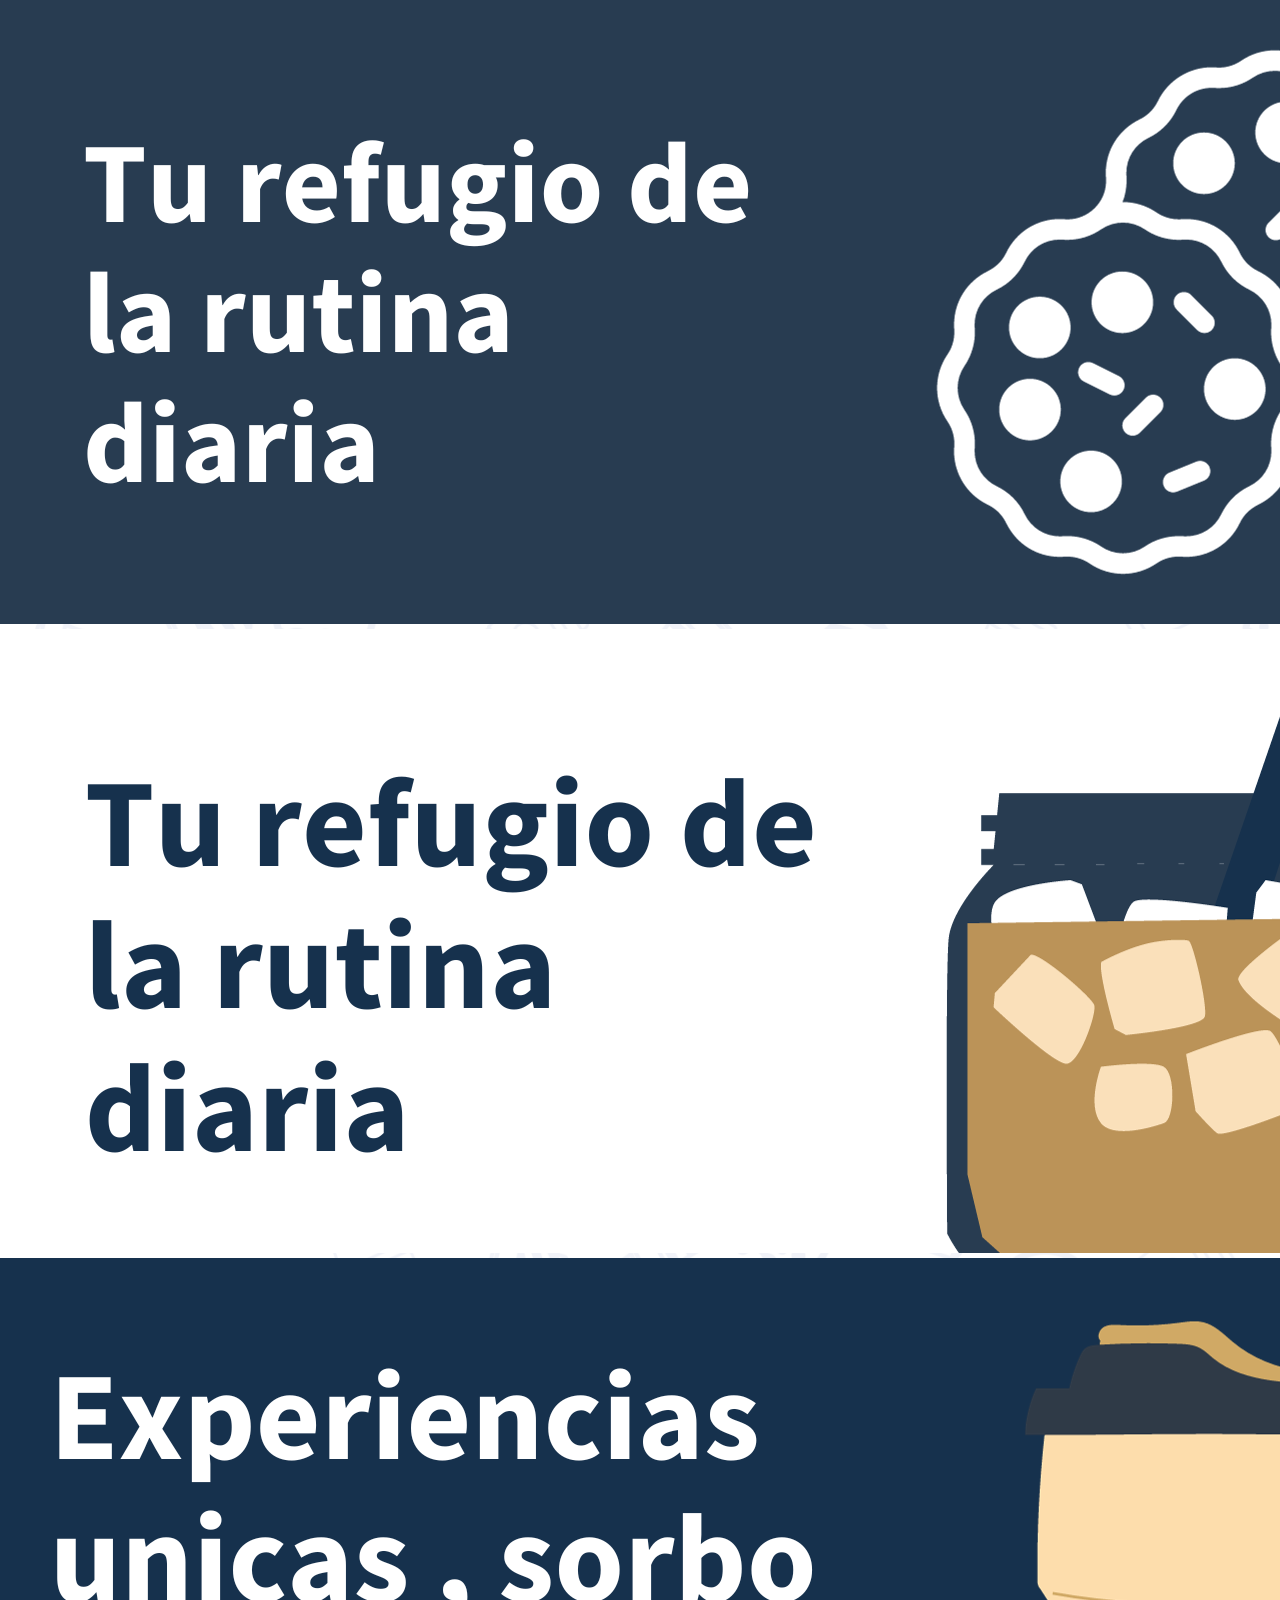
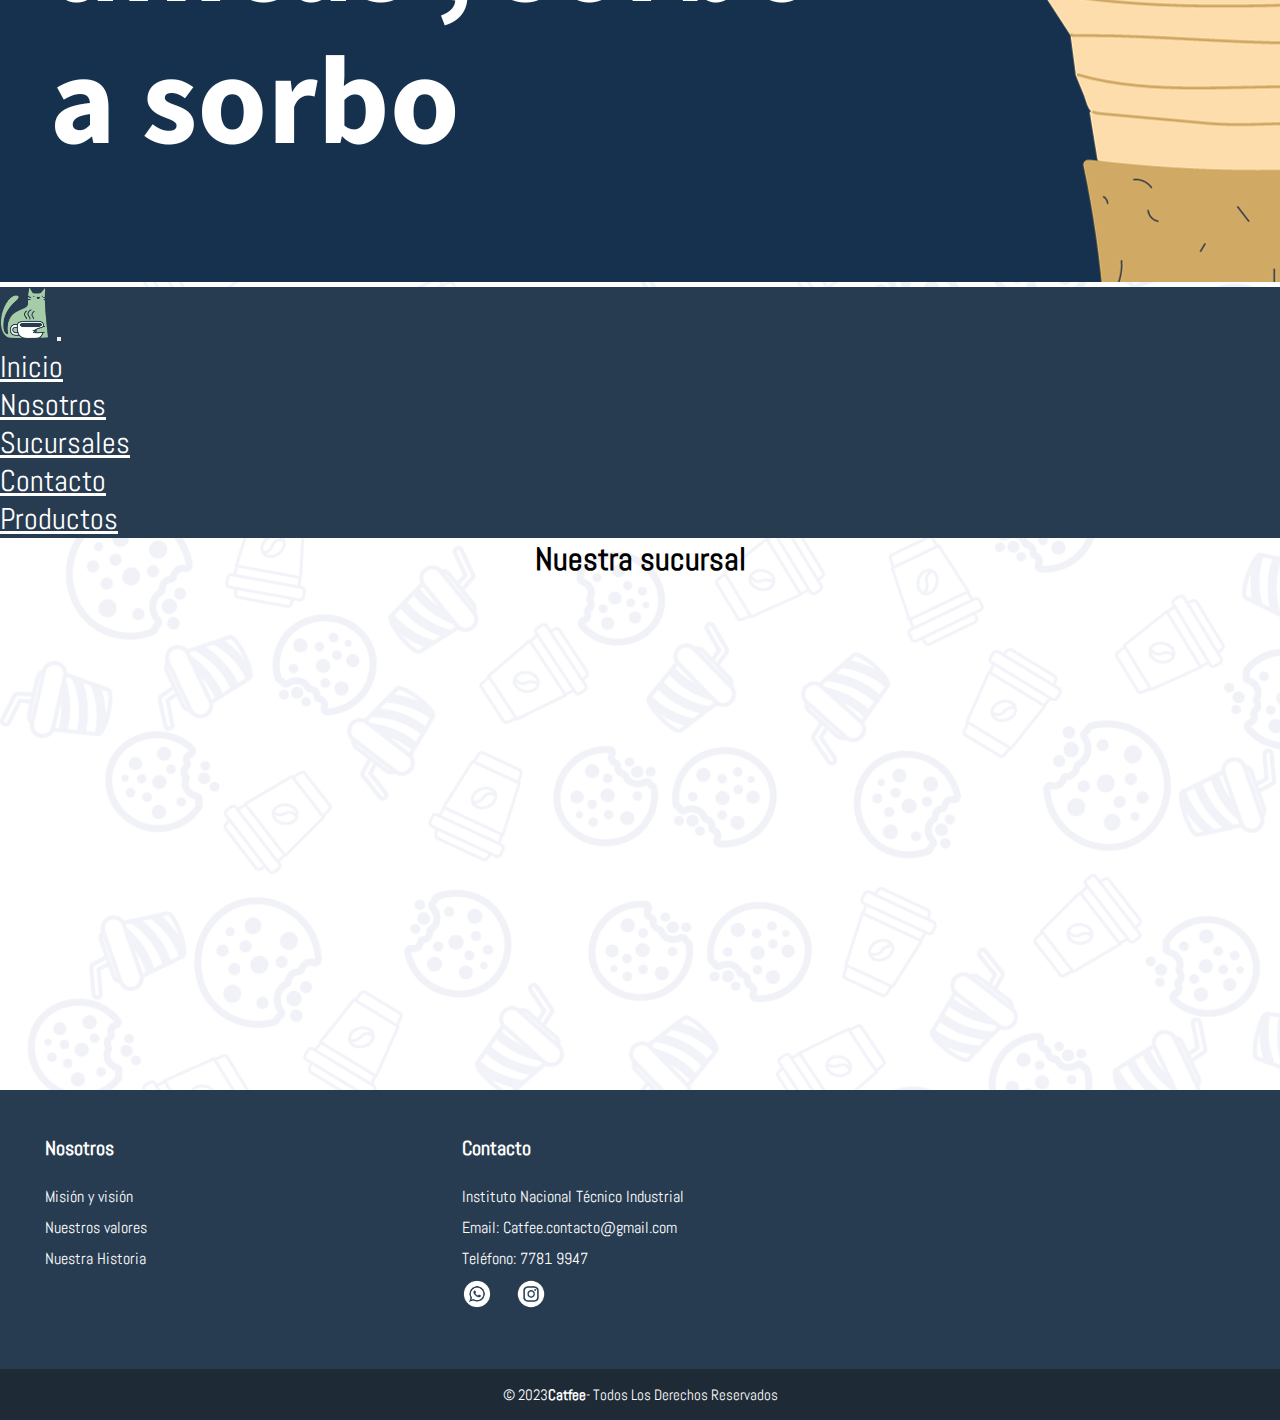
<file: sucursales.html>
<!DOCTYPE html>
<html lang="en">
  <head>
    <meta charset="UTF-8" />
    <meta name="viewport" content="width=device-width, initial-scale=1.0" />
    <title>Sucursales</title>
    <link rel="stylesheet" href="CSS/style.css" />
    <link
      href="https://cdn.jsdelivr.net/npm/bootstrap@5.0.2/dist/css/bootstrap.min.css"
      rel="stylesheet"
      integrity="sha384-EVSTQN3/azprG1Anm3QDgpJLIm9Nao0Yz1ztcQTwFspd3yD65VohhpuuCOmLASjC"
      crossorigin="anonymous"
    />
    <link rel="preconnect" href="https://fonts.googleapis.com" />
    <link rel="preconnect" href="https://fonts.gstatic.com" crossorigin />
    <link
      href="https://fonts.googleapis.com/css2?family=Abel&display=swap"
      rel="stylesheet"
    />
  </head>
  <body>
    <header>
      <div
        id="carouselExampleSlidesOnly"
        class="carousel slide"
        data-bs-ride="carousel"
      >
        <div class="carousel-inner">
          <div class="carousel-item active">
            <img src="/CSS/1.png" class="d-block w-100" alt="img 1" />
          </div>
          <div class="carousel-item">
            <img src="/CSS/2.png" class="d-block w-100" alt="img 2" />
          </div>
          <div class="carousel-item">
            <img src="/CSS/3.png" class="d-block w-100" alt="img 3" />
          </div>
        </div>
      </div>
    </header>
    <nav class="navbar navbar-expand-lg navbar-dark">
      <div class="container-fluid">
        <a class="navbar-brand" href="index.html"
          ><img src="/img/catfee1.png" alt="img1"
        /></a>
        <button
          class="navbar-toggler"
          type="button"
          data-bs-toggle="collapse"
          data-bs-target="#navbarSupportedContent"
          aria-controls="navbarSupportedContent"
          aria-expanded="false"
          aria-label="Toggle navigation"
        >
          <span class="navbar-toggler-icon"></span>
        </button>
        <div class="collapse navbar-collapse" id="navbarSupportedContent">
          <ul class="navbar-nav me-auto mb-2 mb-lg-0">
            <li class="nav-item">
              <a class="nav-link active" aria-current="page" href="index.html"
                >Inicio</a
              >
            </li>
            <li class="nav-item">
              <a class="nav-link" href="nosotros.html">Nosotros</a>
            </li>
            <li class="nav-item">
              <a class="nav-link" href="sucursales.html">Sucursales</a>
            </li>
            <li class="nav-item">
              <a class="nav-link" href="contactos.html">Contacto</a>
            </li>
            <li class="nav-item">
              <a class="nav-link" href="bebidas.html">Productos</a>
            </li>
          </ul>
        </div>
      </div>
    </nav>
    <div class="titulos1">
      <p>Nuestra sucursal</p>
    </div>
    <div class="mapa">
      <iframe
        src="https://www.google.com/maps/embed?pb=!1m14!1m8!1m3!1d15505.630339445017!2d-89.2223285!3d13.6937468!3m2!1i1024!2i768!4f13.1!3m3!1m2!1s0x8f633045e4056f3f%3A0x71e906b9e1a79eae!2sInstituto%20Nacional%20T%C3%A9cnico%20Industrial%20(INTI)!5e0!3m2!1ses-419!2ssv!4v1698733565393!5m2!1ses-419!2ssv"
        width="600"
        height="450"
        style="border: 0"
        allowfullscreen=""
        loading="lazy"
        referrerpolicy="no-referrer-when-downgrade"
      ></iframe>
    </div>
    <footer class="pie-pagina">
      <div class="grupo1">
        <div class="box">
          <h2>
            <a href="nosotros.html">Nosotros</a>
          </h2>
          <p>Misión y visión</p>
          <p>Nuestros valores</p>
          <p>Nuestra Historia</p>
        </div>
        <div class="box">
          <h2>
            <a href="contactos.html">Contacto</a>
          </h2>
          <p>Instituto Nacional Técnico Industrial</p>
          <p>Email: Catfee.contacto@gmail.com</p>
          <p>Teléfono: 7781 9947</p>
          <div class="red-social">
            <a href="https://api.whatsapp.com/send?phone=+50377819947"
              ><img src="/img/whasa.png" alt="wasa"
            /></a>
            <a href="https://instagram.com/catfee_sv?igshid=NTc4MTIwNjQ2YQ=="
              ><img src="/img/insta.png" alt="insta"
            /></a>
          </div>
        </div>
      </div>
      <div class="grupo2">
        <small>&copy; 2023<b>Catfee</b>- Todos Los Derechos Reservados</small>
      </div>
    </footer>
    <script
      src="https://cdn.jsdelivr.net/npm/bootstrap@5.0.2/dist/js/bootstrap.bundle.min.js"
      integrity="sha384-MrcW6ZMFYlzcLA8Nl+NtUVF0sA7MsXsP1UyJoMp4YLEuNSfAP+JcXn/tWtIaxVXM"
      crossorigin="anonymous"
    ></script>
    <script
      src="https://cdn.jsdelivr.net/npm/@popperjs/core@2.9.2/dist/umd/popper.min.js"
      integrity="sha384-IQsoLXl5PILFhosVNubq5LC7Qb9DXgDA9i+tQ8Zj3iwWAwPtgFTxbJ8NT4GN1R8p"
      crossorigin="anonymous"
    ></script>
    <script
      src="https://cdn.jsdelivr.net/npm/bootstrap@5.0.2/dist/js/bootstrap.min.js"
      integrity="sha384-cVKIPhGWiC2Al4u+LWgxfKTRIcfu0JTxR+EQDz/bgldoEyl4H0zUF0QKbrJ0EcQF"
      crossorigin="anonymous"
    ></script>
  </body>
</html>
</file>
<file: CSS/style.css>
/* configuracion inicial pagina */
* {
  margin: 0%;
  padding: 0%;
  font-family: 'Abel', sans-serif;
}
/* responsive */
@media screen and (max-width:800px){
  .pie-pagina .grupo1 {
    width: 90%;
    grid-template-columns: repeat(1, 1fr);
    grid-gap: 30px;
    padding: 35px 0px;
  }
  video {
    width: 350px;
    height: 260px;
  }
}
@media screen and (max-width:320px){
  video {
    width: 300px;
    height: 210px;
  }
}
/* configuracion de cuerpo */
body {
  background-image: url(/img/fondo2.png);
  background-repeat: r;
  background-size: 1365px;
  height: auto;
}
/*Edicion de las promociones*/
.caja-promociones {
  width: 90%;
  margin: 0 auto;
  overflow: hidden;
  padding: 60px 0px;
  display: flex;
  gap: 20px;
  flex-wrap: wrap;
  border: 0.5 solid#000;
  border-radius: 20px;
}
.caja-imagenes {
  min-width: 200px;
  flex: 350px;
  
}
.caja-img {
  width: 100%;
  height: 100%;
  object-fit: cover;
  border-radius: 20px;
}
.caja-promociones img:hover{
  border: 2px solid #000;
  transform: scale(1.8s);
  transition: 0.2s ease-in-out;
}
.caja-promociones img:hover{
  opacity: 1;
}
/*Edicion de menu */
.navbar navbar-expand-lg navbar-light bg-light {
  margin-top: 0;
}
.navbar-brand img {
  width: 50px;
}
.container-fluid {
  font-size: 30px;
  background-color: #283c51;
}
#navbarSupportedContent a  {
  color: white;
}
.container-fluid a:hover{
  background-color: #a7cca7;
} 
/* titulos*/
.titulos1 {
  margin-bottom: 20px;
  font-size: 32px;
  margin-top: 0px;
  padding: 1px;
  text-align: center;
  font-weight: 600;
}
/* nosotros y cajas */
.caja1 {
  padding: 1px;
}
.mision_vision h2 {
  font-size: 28px;
  font-weight: 600;
  margin: 20px;
  padding: 0px;
}
.mision_vision p {
  font-size: 24px;
  margin: 20px;
  padding: 0px;
}
.valores {
  background-color: #283c51;
  border: 0px solid #000;
  border-radius: 5px;
  width: 320px;
  height: 230px;
  text-align: left;
  border-radius: 20px;
}
.valores h2 {
  font-size: 28px;
  margin: 22px;
  font-weight: 600;
  color: white;
  text-align: center;
  margin: 5px;
}
.valores p {
  font-size: 20px;
  color: white;
  text-align: center;
  margin: 8px;
}
.valores img {
  max-width: 100%;
  height: auto;
  width: 100px;
  height: 99px;
  object-fit: initial;
  margin: 8px;
  display: block;
  margin: auto;
}
.historia {
  margin: 20px;
  padding: 20px;
}
.historia p {
  font-size: 24px;
  text-align: left;
  margin: 20px;
  margin-top: 0px;
  padding: 0px;
}
/* footer */
.pie-pagina{
  width: 100%;
  background-color: #283c51;
}
.pie-pagina .grupo1 {
  width: 100%;
  max-width: 1200px;
  margin: auto;
  display: grid;
  grid-template-columns: repeat(3, 1fr);
  grid-gap: 50px;
  padding: 45px 0px;
}

.pie-pagina .grupo1 .box h2{
  color: white;
  margin-bottom: 25px;
  font-size: 20px;
}
.pie-pagina .grupo1 .box p{
  margin-left: 5px;
  color: white;
  margin-bottom: 10px;
}
.pie-pagina .grupo1 .red-social a {
  margin-left: 5px;
  display: inline-block;
  text-decoration: none;
  width: 45px;
  height: 45px;
  line-height: 45px;
}
.pie-pagina .grupo2 {
  background-color: #1e2a36;
  padding: 15px 10px;
  text-align: center;
  color: white;
}
.pie-pagina .grupo2 small {
  font-size: 15px;
}
.red-social img{
  height: 30px;
  width: 30px;
}
.box a {
  margin-left: 5px;
  text-decoration: none;
  color: white;
}
/* contacto */
.contactos1 {
  font-size: 24px;
  margin: 20px;
  padding: 0px;
}
.redes-sociales {
  text-align: left;
  margin: 20px;
}
.redes img {
  max-width: 100%;
  height: auto;
  margin-top: 20px;
  margin-right: 20px;
  width: 55px;
  height: 55px;
  align-items: center;
}
.redes-sociales a {
  margin: 10px;
  padding: 10px;
  text-decoration: none;
}
.redes-sociales img {
  max-width: 100%;
  height: auto;
  width: 40px;
  height: 40px;
  text-decoration: none;
}
.horarios_contacto {
  font-size: 24px;
  margin: 20px;
  padding: 0px;
}
.redes-sociales {
  font-size: 24px;
  margin: 20px;
  padding: 0px;
}
/* sucursales */
.mapa {
  justify-content: center;
  margin: 30px;
  display: flex;
}
/* parte del index */
.caja_ingredientes {
  display: flex;
  flex-wrap: wrap;
  justify-content: center;
  align-content: flex-start;
  gap: 10px;
}
/* caja de ingredientes */
.Ingredientes {
  margin: auto;
  background-color: #283c51;
  border: 0px solid #000;
  width: 294px;
  height: 190px;
  border-radius: 20px;
}
.Ingredientes h2 {
  font-size: 30px;
  margin: 2px;
  font-weight: 600;
  color: white;
  text-align: center;
  margin: 5px;
}
.Ingredientes img {
  max-width: 100%;
  height: auto;
  width: 130px;
  height: 129px;
  object-fit: initial;
  margin: 8px;
  display: block;
  margin: auto;
}
/* cajas de imgs */
.caja_valores {
  display: flex;
  flex-wrap: wrap;
  justify-content: center;
  align-content: flex-start;
  gap: 10px;
}
</file>
